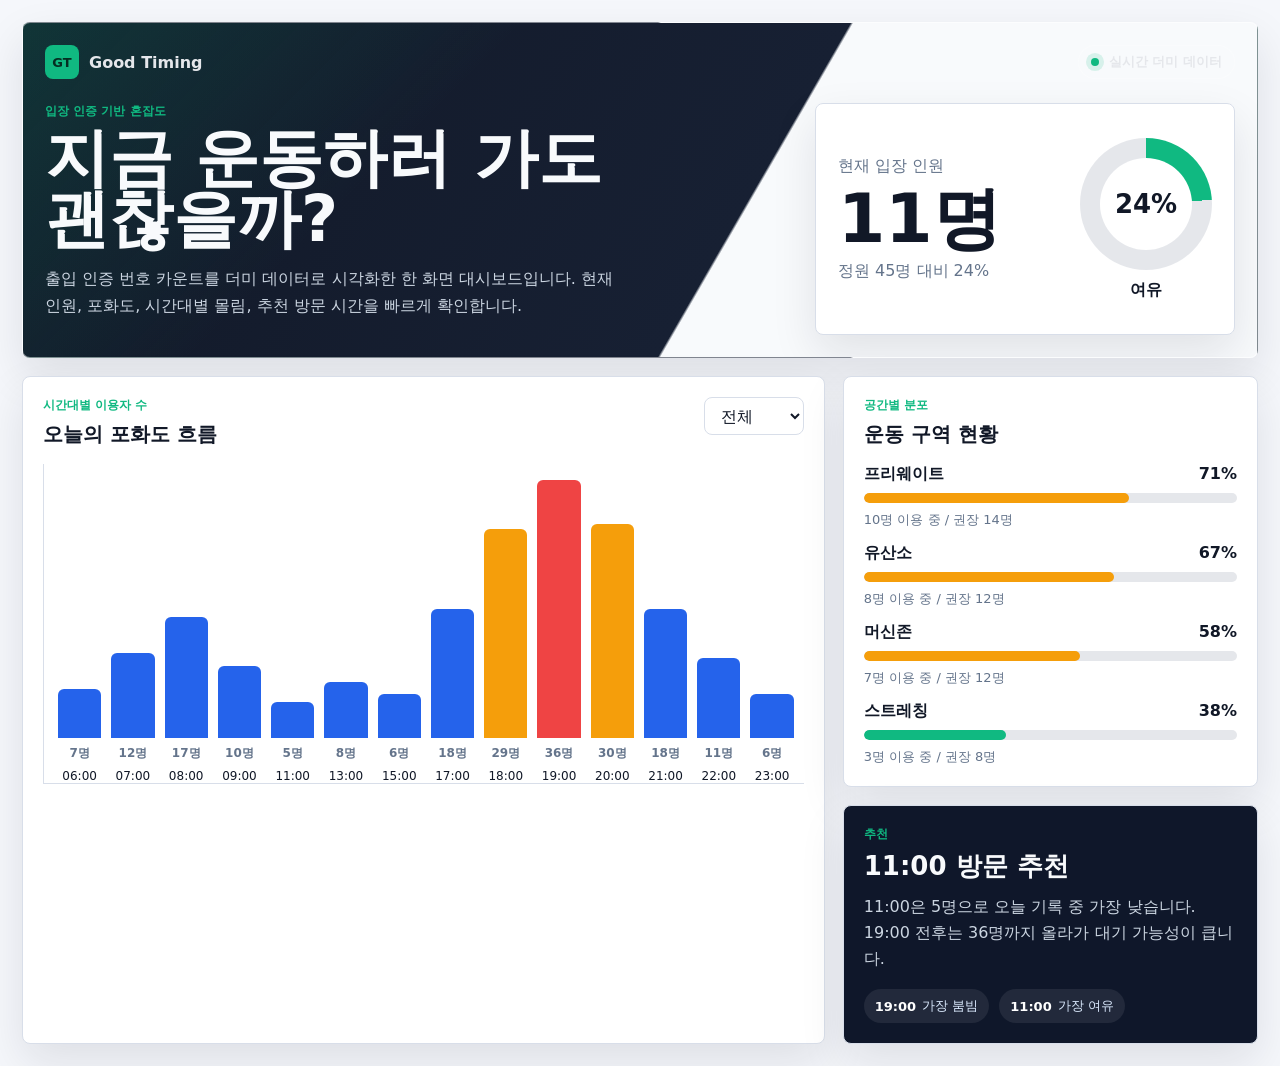
<file: 0612/good_timing/index.html>
<!DOCTYPE html>
<html lang="ko">
  <head>
    <meta charset="UTF-8" />
    <meta name="viewport" content="width=device-width, initial-scale=1.0" />
    <title>Good Timing | 헬스장 포화도</title>
    <link rel="stylesheet" href="style.css" />
  </head>
  <body>
    <main class="app-shell">
      <section class="hero-panel" aria-labelledby="page-title">
        <div class="topbar">
          <div class="brand">
            <span class="brand-mark" aria-hidden="true">GT</span>
            <span>Good Timing</span>
          </div>
          <div class="live-pill">
            <span class="pulse" aria-hidden="true"></span>
            실시간 더미 데이터
          </div>
        </div>

        <div class="hero-grid">
          <div class="intro">
            <p class="eyebrow">입장 인증 기반 혼잡도</p>
            <h1 id="page-title">지금 운동하러 가도 괜찮을까?</h1>
            <p class="lede">
              출입 인증 번호 카운트를 더미 데이터로 시각화한 한 화면 대시보드입니다.
              현재 인원, 포화도, 시간대별 몰림, 추천 방문 시간을 빠르게 확인합니다.
            </p>
          </div>

          <article class="status-card" aria-label="현재 헬스장 포화도">
            <div class="status-copy">
              <span class="metric-label">현재 입장 인원</span>
              <strong id="currentCount">0</strong>
              <span id="capacityText">정원 대비 0%</span>
            </div>
            <div class="gauge" role="img" aria-label="현재 포화도">
              <div class="gauge-ring" id="gaugeRing">
                <span id="gaugeValue">0%</span>
              </div>
              <p id="statusText">집계 중</p>
            </div>
          </article>
        </div>
      </section>

      <section class="dashboard-grid" aria-label="혼잡도 상세">
        <article class="panel timeline-panel">
          <div class="panel-heading">
            <div>
              <p class="eyebrow">시간대별 이용자 수</p>
              <h2>오늘의 포화도 흐름</h2>
            </div>
            <select id="timeFilter" aria-label="시간대 필터">
              <option value="all">전체</option>
              <option value="morning">오전</option>
              <option value="afternoon">오후</option>
              <option value="evening">저녁</option>
            </select>
          </div>
          <div class="bar-chart" id="barChart" aria-label="시간대별 이용 인원 막대 그래프"></div>
        </article>

        <article class="panel">
          <div class="panel-heading compact">
            <div>
              <p class="eyebrow">공간별 분포</p>
              <h2>운동 구역 현황</h2>
            </div>
          </div>
          <div class="zone-list" id="zoneList"></div>
        </article>

        <article class="panel recommendation">
          <p class="eyebrow">추천</p>
          <h2 id="bestTime">방문 추천 시간 계산 중</h2>
          <p id="bestReason">
            더미 출입 카운트를 기준으로 상대적으로 여유로운 시간대를 찾고 있습니다.
          </p>
          <div class="mini-stats">
            <span><strong id="peakTime">-</strong> 가장 붐빔</span>
            <span><strong id="quietTime">-</strong> 가장 여유</span>
          </div>
        </article>
      </section>
    </main>

    <script src="app.js"></script>
  </body>
</html>
</file>
<file: 0612/good_timing/style.css>
:root {
  --bg: #f5f7fb;
  --ink: #111827;
  --muted: #64748b;
  --line: #d8dee9;
  --surface: #ffffff;
  --surface-strong: #0f172a;
  --green: #10b981;
  --blue: #2563eb;
  --amber: #f59e0b;
  --red: #ef4444;
  --shadow: 0 18px 45px rgba(15, 23, 42, 0.1);
}

* {
  box-sizing: border-box;
}

body {
  margin: 0;
  min-height: 100vh;
  background: var(--bg);
  color: var(--ink);
  font-family: Inter, ui-sans-serif, system-ui, -apple-system, BlinkMacSystemFont, "Segoe UI", sans-serif;
}

button,
select {
  font: inherit;
}

.app-shell {
  min-height: 100vh;
  padding: 22px;
  display: grid;
  grid-template-rows: auto 1fr;
  gap: 18px;
}

.hero-panel {
  background:
    linear-gradient(135deg, rgba(16, 185, 129, 0.18), transparent 32%),
    linear-gradient(120deg, #111827 0%, #172033 58%, #f8fafc 58.2%);
  border: 1px solid rgba(255, 255, 255, 0.46);
  border-radius: 8px;
  box-shadow: var(--shadow);
  min-height: 280px;
  overflow: hidden;
  padding: 22px;
}

.topbar,
.hero-grid,
.dashboard-grid,
.panel-heading,
.mini-stats {
  display: flex;
}

.topbar {
  align-items: center;
  justify-content: space-between;
  color: #e5e7eb;
  margin-bottom: 24px;
}

.brand,
.live-pill {
  display: inline-flex;
  align-items: center;
  gap: 10px;
  font-weight: 700;
}

.brand-mark {
  display: grid;
  place-items: center;
  width: 34px;
  height: 34px;
  border-radius: 8px;
  background: var(--green);
  color: #052e21;
  font-size: 13px;
}

.live-pill {
  min-height: 34px;
  padding: 0 12px;
  border: 1px solid rgba(255, 255, 255, 0.22);
  border-radius: 999px;
  background: rgba(255, 255, 255, 0.08);
  font-size: 13px;
}

.pulse {
  width: 8px;
  height: 8px;
  border-radius: 50%;
  background: var(--green);
  box-shadow: 0 0 0 5px rgba(16, 185, 129, 0.14);
}

.hero-grid {
  align-items: stretch;
  justify-content: space-between;
  gap: 24px;
}

.intro {
  width: min(620px, 100%);
  color: #f8fafc;
}

.eyebrow {
  margin: 0 0 8px;
  color: var(--green);
  font-size: 12px;
  font-weight: 800;
  letter-spacing: 0;
  text-transform: uppercase;
}

h1,
h2,
p {
  margin-top: 0;
}

h1 {
  margin-bottom: 14px;
  font-size: clamp(34px, 5vw, 70px);
  line-height: 0.96;
  letter-spacing: 0;
  max-width: 760px;
}

h2 {
  margin-bottom: 0;
  font-size: 20px;
  line-height: 1.2;
}

.lede {
  max-width: 580px;
  color: #cbd5e1;
  font-size: 16px;
  line-height: 1.7;
}

.status-card,
.panel {
  border: 1px solid var(--line);
  border-radius: 8px;
  background: var(--surface);
  box-shadow: var(--shadow);
}

.status-card {
  width: min(420px, 100%);
  min-height: 210px;
  padding: 22px;
  display: grid;
  grid-template-columns: 1fr auto;
  gap: 18px;
  align-items: center;
}

.metric-label,
#capacityText,
.bar-value,
.zone-meta,
#bestReason {
  color: var(--muted);
}

#currentCount {
  display: block;
  margin: 8px 0;
  font-size: 68px;
  line-height: 1;
}

.gauge {
  text-align: center;
}

.gauge-ring {
  --level: 0%;
  width: 132px;
  aspect-ratio: 1;
  border-radius: 50%;
  display: grid;
  place-items: center;
  background: conic-gradient(var(--green) var(--level), #e5e7eb 0);
  position: relative;
}

.gauge-ring::after {
  content: "";
  position: absolute;
  width: 92px;
  aspect-ratio: 1;
  border-radius: 50%;
  background: #fff;
}

.gauge-ring span {
  position: relative;
  z-index: 1;
  font-weight: 900;
  font-size: 26px;
}

.gauge p {
  margin: 10px 0 0;
  font-weight: 800;
}

.dashboard-grid {
  min-height: 0;
  display: grid;
  grid-template-columns: minmax(0, 1.45fr) minmax(280px, 0.75fr);
  grid-template-rows: 1fr auto;
  gap: 18px;
}

.panel {
  padding: 20px;
  min-width: 0;
}

.timeline-panel {
  grid-row: span 2;
}

.panel-heading {
  align-items: flex-start;
  justify-content: space-between;
  gap: 16px;
  margin-bottom: 18px;
}

select {
  height: 38px;
  border: 1px solid var(--line);
  border-radius: 8px;
  background: #fff;
  color: var(--ink);
  padding: 0 34px 0 12px;
}

.bar-chart {
  height: 320px;
  display: grid;
  grid-template-columns: repeat(var(--bar-count, 12), minmax(26px, 1fr));
  align-items: end;
  gap: 10px;
  border-left: 1px solid var(--line);
  border-bottom: 1px solid var(--line);
  padding: 16px 10px 0 14px;
}

.bar-item {
  min-width: 0;
  height: 100%;
  display: grid;
  grid-template-rows: 1fr auto auto;
  gap: 7px;
}

.bar-track {
  display: flex;
  align-items: end;
  min-height: 0;
}

.bar-fill {
  width: 100%;
  min-height: 6px;
  border-radius: 6px 6px 0 0;
  background: var(--blue);
  transition: height 280ms ease;
}

.bar-item.is-busy .bar-fill {
  background: var(--red);
}

.bar-item.is-moderate .bar-fill {
  background: var(--amber);
}

.bar-label,
.bar-value {
  overflow: hidden;
  text-align: center;
  white-space: nowrap;
  text-overflow: ellipsis;
  font-size: 12px;
}

.bar-value {
  font-weight: 700;
}

.zone-list {
  display: grid;
  gap: 14px;
}

.zone-row {
  display: grid;
  gap: 8px;
}

.zone-top {
  display: flex;
  justify-content: space-between;
  gap: 12px;
  font-weight: 800;
}

.zone-meter {
  height: 10px;
  border-radius: 999px;
  background: #e5e7eb;
  overflow: hidden;
}

.zone-meter span {
  display: block;
  height: 100%;
  border-radius: inherit;
  background: var(--green);
}

.zone-row.is-busy .zone-meter span {
  background: var(--red);
}

.zone-row.is-moderate .zone-meter span {
  background: var(--amber);
}

.zone-meta {
  font-size: 13px;
}

.recommendation {
  background: var(--surface-strong);
  color: #f8fafc;
}

.recommendation h2 {
  font-size: 26px;
}

#bestReason {
  margin: 12px 0 18px;
  color: #cbd5e1;
  line-height: 1.6;
}

.mini-stats {
  gap: 10px;
  flex-wrap: wrap;
}

.mini-stats span {
  display: inline-flex;
  gap: 6px;
  align-items: center;
  min-height: 34px;
  padding: 0 11px;
  border-radius: 999px;
  background: rgba(255, 255, 255, 0.08);
  color: #dbeafe;
  font-size: 13px;
}

.mini-stats strong {
  color: #fff;
}

@media (max-width: 960px) {
  .app-shell {
    min-height: auto;
  }

  .hero-panel {
    background: #111827;
  }

  .hero-grid,
  .status-card,
  .dashboard-grid {
    grid-template-columns: 1fr;
  }

  .hero-grid {
    display: grid;
  }

  .timeline-panel {
    grid-row: auto;
  }
}

@media (max-width: 640px) {
  .app-shell {
    padding: 12px;
  }

  .topbar,
  .panel-heading {
    align-items: stretch;
    flex-direction: column;
  }

  .status-card {
    grid-template-columns: 1fr;
  }

  .gauge {
    display: flex;
    align-items: center;
    gap: 14px;
    text-align: left;
  }

  .bar-chart {
    overflow-x: auto;
    grid-template-columns: repeat(var(--bar-count, 12), 42px);
  }
}
</file>
